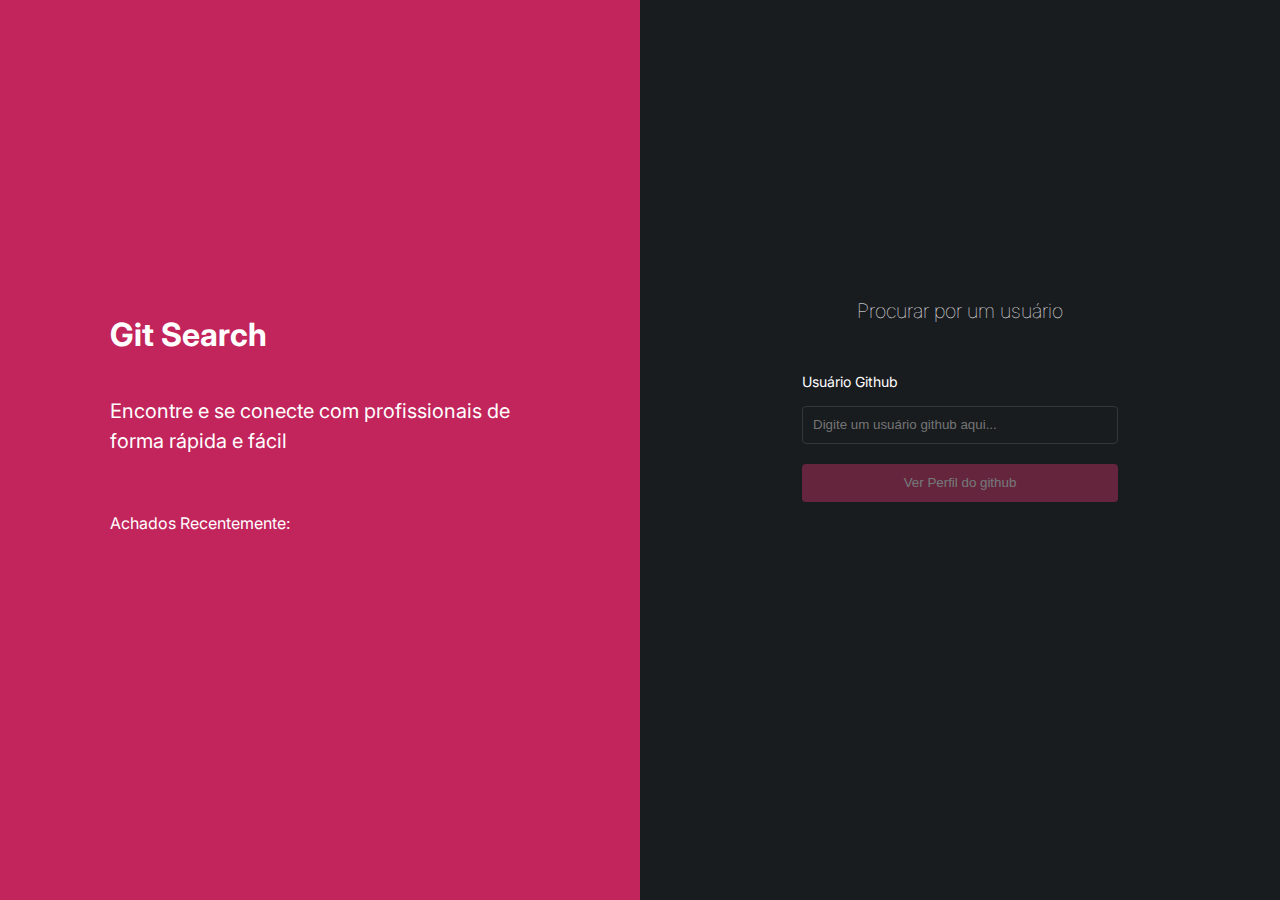
<file: index.html>
<!DOCTYPE html>
<html lang="pt-br">
  <head>
    <meta charset="UTF-8" />
    <meta http-equiv="X-UA-Compatible" content="IE=edge" />
    <meta name="viewport" content="width=device-width, initial-scale=1.0" />
    <link rel="stylesheet" href="styles/globalStyles.css" />
    <link rel="stylesheet" href="pages/home/index.css" />
    <link rel="stylesheet" href="pages/home/animation.css" />
    <title>Git Search</title>
  </head>
  <body>
    <main>
      <div class="container">
        <div class="left">
          <h2>Git Search</h2>
          <p>Encontre e se conecte com profissionais de forma rápida e fácil </p>
          <div class="recents-users-box">
            <p>Achados Recentemente:</p>
            <ul class="recent-list">
      
            </ul>
          </div>
        </div>
        <div class="right">
            <div class="box-search">
              <h3>Procurar por um usuário</h3>
              <div class="form">
                <label for="user">Usuário Github</label>
                <input id="user" type="text" placeholder="Digite um usuário github aqui...">
                <span class="error"></span>
                      
                  <button disabled class="button-search">Ver Perfil do github</button>
               
              </div>
            </div>

        </div>

      </div>

    </main>
    <script src="pages/scripts/request.js"></script>
    <script src="pages/scripts/index.js"></script>
  </body>
</html>
</file>
<file: styles/globalStyles.css>
@import url('https://fonts.googleapis.com/css2?family=Inter&display=swap');

* {
  margin: 0;
  padding: 0;
  box-sizing: border-box;
  list-style: none;
}

:root{
    --color-brand-1: #C2255C;
    --color-brand-2: #D6336C;
    --color-grey-1:  #191C1F;
    --color-grey-2:  #212529;
    --color-grey-3:  #33363A;
    --color-grey-4:  #373B3E;
    --color-grey-6:  #A6A8A9;
    --color-grey-7:  #FFFFFF;
    --color-alert:   #C22554;
}

body{
  font-family: "Inter", sans-serif;
}
</file>
<file: pages/home/index.css>
/* Desenvolva sua estilização aqui...*/

main{
    display: flex;
    align-items: center;
}

.container{
    width: 100%;
    height: 100vh;
    background-color: aqua;
    display: flex;
}

.left{
    background-color: var(--color-brand-1);
    width: 50%;
    display: flex;
    flex-direction: column;
    justify-content: center;
    align-items: center;
    
}

.left h2, p{
    color: var(--color-grey-7);
    width: 420px;
   
    line-height: 150%;
}

.left h2{
    font-size: 32px;
    margin-bottom: 37px;
}

.left p{
    font-size: 20px;
    margin-bottom: 55px;
}

.recents-users-box{

}

.recents-users-box p{
   font-size: 16px; 
}

.right{
background-color: var(--color-grey-1);
width: 50%;
}

.box-search{
    display: flex;
    flex-direction: column;
    justify-content: center;
    align-items: center;
    height: 100%;
    transform: translateY(-40px);
}

.form{
    display: flex;
    flex-direction: column;
}

.box-search h3, label{
    color: var(--color-grey-7);
}

.box-search h3{
    font-size: 20px;
    font-weight: 100;
    margin-bottom: 50px;
}

.box-search .form label{
    margin-bottom: 16px;
    font-size: 14px;
}

.box-search .form input{
    padding-left: 10px;
    margin-bottom: 20px;
    width: 316px;
    height: 38px;
    border-radius: 4px;
    background-color: var(--color-grey-1);
    border: 1px solid var(--color-grey-3);
    outline: none;
    color: var(--color-grey-7);
}

.box-search .form a{
    height: 37px;
}

.box-search .form button{
    margin-bottom: 20px;
    width: 316px;
    height: 38px;
    border-radius: 4px;
    background-color: var(--color-brand-2);
    color: var(--color-grey-7);
    border: none;
    opacity: 0.4;
}

.enable{
    opacity: 1;
}

.recents-users-box{
    display: flex;
    width: 450px;
    align-items: center;
    margin-left: 30px;    
}

.recent-user{
    display: flex;
    flex-direction: column;
    align-items: center;
    margin: 0 10px 10px 0;
    transform: translateY(-10px);
}

.recent-user img{
    width: 50px;
    height: 50px;
    border-radius: 50%;
    margin-bottom: 8px;
}
.recent-user .acess-user{
    border-radius: 8px;
    padding: 2px;
    width: max-content;
    font-size: 11px;
    text-decoration: none;
    color: var(--color-grey-1);
    background-color: var(--color-grey-7);
    visibility: hidden;
    font-weight: 600;
    cursor: pointer;

}

.recent-user:hover > .acess-user{
    visibility: visible;
}

.recent-list{
    display: flex;
}

.error{
    font-size: 12px;
    color: red;
    transform: translateY(-18px);
    padding-left: 5px;
}
</file>
<file: pages/home/animation.css>
@keyframes spinner{
    0% {
        transform: rotate(0deg);
    }
    100% {
        transform: rotate(360deg);
    }
}

.loader {
    margin-left: 150px;
    font-size: 5px;
    width: 1em;
    height: 1em;
    border-radius: 50%;
    position: relative;
    text-indent: -9999em;
    -webkit-animation: load5 1.1s infinite ease;
    animation: load5 1.1s infinite ease;
    -webkit-transform: translateZ(0);
    -ms-transform: translateZ(0);
    transform: translateZ(0);
  }
  @-webkit-keyframes load5 {
    0%,
    100% {
      box-shadow: 0em -2.6em 0em 0em #ffffff, 1.8em -1.8em 0 0em rgba(255, 255, 255, 0.2), 2.5em 0em 0 0em rgba(255, 255, 255, 0.2), 1.75em 1.75em 0 0em rgba(255, 255, 255, 0.2), 0em 2.5em 0 0em rgba(255, 255, 255, 0.2), -1.8em 1.8em 0 0em rgba(255, 255, 255, 0.2), -2.6em 0em 0 0em rgba(255, 255, 255, 0.5), -1.8em -1.8em 0 0em rgba(255, 255, 255, 0.7);
    }
    12.5% {
      box-shadow: 0em -2.6em 0em 0em rgba(255, 255, 255, 0.7), 1.8em -1.8em 0 0em #ffffff, 2.5em 0em 0 0em rgba(255, 255, 255, 0.2), 1.75em 1.75em 0 0em rgba(255, 255, 255, 0.2), 0em 2.5em 0 0em rgba(255, 255, 255, 0.2), -1.8em 1.8em 0 0em rgba(255, 255, 255, 0.2), -2.6em 0em 0 0em rgba(255, 255, 255, 0.2), -1.8em -1.8em 0 0em rgba(255, 255, 255, 0.5);
    }
    25% {
      box-shadow: 0em -2.6em 0em 0em rgba(255, 255, 255, 0.5), 1.8em -1.8em 0 0em rgba(255, 255, 255, 0.7), 2.5em 0em 0 0em #ffffff, 1.75em 1.75em 0 0em rgba(255, 255, 255, 0.2), 0em 2.5em 0 0em rgba(255, 255, 255, 0.2), -1.8em 1.8em 0 0em rgba(255, 255, 255, 0.2), -2.6em 0em 0 0em rgba(255, 255, 255, 0.2), -1.8em -1.8em 0 0em rgba(255, 255, 255, 0.2);
    }
    37.5% {
      box-shadow: 0em -2.6em 0em 0em rgba(255, 255, 255, 0.2), 1.8em -1.8em 0 0em rgba(255, 255, 255, 0.5), 2.5em 0em 0 0em rgba(255, 255, 255, 0.7), 1.75em 1.75em 0 0em #ffffff, 0em 2.5em 0 0em rgba(255, 255, 255, 0.2), -1.8em 1.8em 0 0em rgba(255, 255, 255, 0.2), -2.6em 0em 0 0em rgba(255, 255, 255, 0.2), -1.8em -1.8em 0 0em rgba(255, 255, 255, 0.2);
    }
    50% {
      box-shadow: 0em -2.6em 0em 0em rgba(255, 255, 255, 0.2), 1.8em -1.8em 0 0em rgba(255, 255, 255, 0.2), 2.5em 0em 0 0em rgba(255, 255, 255, 0.5), 1.75em 1.75em 0 0em rgba(255, 255, 255, 0.7), 0em 2.5em 0 0em #ffffff, -1.8em 1.8em 0 0em rgba(255, 255, 255, 0.2), -2.6em 0em 0 0em rgba(255, 255, 255, 0.2), -1.8em -1.8em 0 0em rgba(255, 255, 255, 0.2);
    }
    62.5% {
      box-shadow: 0em -2.6em 0em 0em rgba(255, 255, 255, 0.2), 1.8em -1.8em 0 0em rgba(255, 255, 255, 0.2), 2.5em 0em 0 0em rgba(255, 255, 255, 0.2), 1.75em 1.75em 0 0em rgba(255, 255, 255, 0.5), 0em 2.5em 0 0em rgba(255, 255, 255, 0.7), -1.8em 1.8em 0 0em #ffffff, -2.6em 0em 0 0em rgba(255, 255, 255, 0.2), -1.8em -1.8em 0 0em rgba(255, 255, 255, 0.2);
    }
    75% {
      box-shadow: 0em -2.6em 0em 0em rgba(255, 255, 255, 0.2), 1.8em -1.8em 0 0em rgba(255, 255, 255, 0.2), 2.5em 0em 0 0em rgba(255, 255, 255, 0.2), 1.75em 1.75em 0 0em rgba(255, 255, 255, 0.2), 0em 2.5em 0 0em rgba(255, 255, 255, 0.5), -1.8em 1.8em 0 0em rgba(255, 255, 255, 0.7), -2.6em 0em 0 0em #ffffff, -1.8em -1.8em 0 0em rgba(255, 255, 255, 0.2);
    }
    87.5% {
      box-shadow: 0em -2.6em 0em 0em rgba(255, 255, 255, 0.2), 1.8em -1.8em 0 0em rgba(255, 255, 255, 0.2), 2.5em 0em 0 0em rgba(255, 255, 255, 0.2), 1.75em 1.75em 0 0em rgba(255, 255, 255, 0.2), 0em 2.5em 0 0em rgba(255, 255, 255, 0.2), -1.8em 1.8em 0 0em rgba(255, 255, 255, 0.5), -2.6em 0em 0 0em rgba(255, 255, 255, 0.7), -1.8em -1.8em 0 0em #ffffff;
    }
  }
  @keyframes load5 {
    0%,
    100% {
      box-shadow: 0em -2.6em 0em 0em #ffffff, 1.8em -1.8em 0 0em rgba(255, 255, 255, 0.2), 2.5em 0em 0 0em rgba(255, 255, 255, 0.2), 1.75em 1.75em 0 0em rgba(255, 255, 255, 0.2), 0em 2.5em 0 0em rgba(255, 255, 255, 0.2), -1.8em 1.8em 0 0em rgba(255, 255, 255, 0.2), -2.6em 0em 0 0em rgba(255, 255, 255, 0.5), -1.8em -1.8em 0 0em rgba(255, 255, 255, 0.7);
    }
    12.5% {
      box-shadow: 0em -2.6em 0em 0em rgba(255, 255, 255, 0.7), 1.8em -1.8em 0 0em #ffffff, 2.5em 0em 0 0em rgba(255, 255, 255, 0.2), 1.75em 1.75em 0 0em rgba(255, 255, 255, 0.2), 0em 2.5em 0 0em rgba(255, 255, 255, 0.2), -1.8em 1.8em 0 0em rgba(255, 255, 255, 0.2), -2.6em 0em 0 0em rgba(255, 255, 255, 0.2), -1.8em -1.8em 0 0em rgba(255, 255, 255, 0.5);
    }
    25% {
      box-shadow: 0em -2.6em 0em 0em rgba(255, 255, 255, 0.5), 1.8em -1.8em 0 0em rgba(255, 255, 255, 0.7), 2.5em 0em 0 0em #ffffff, 1.75em 1.75em 0 0em rgba(255, 255, 255, 0.2), 0em 2.5em 0 0em rgba(255, 255, 255, 0.2), -1.8em 1.8em 0 0em rgba(255, 255, 255, 0.2), -2.6em 0em 0 0em rgba(255, 255, 255, 0.2), -1.8em -1.8em 0 0em rgba(255, 255, 255, 0.2);
    }
    37.5% {
      box-shadow: 0em -2.6em 0em 0em rgba(255, 255, 255, 0.2), 1.8em -1.8em 0 0em rgba(255, 255, 255, 0.5), 2.5em 0em 0 0em rgba(255, 255, 255, 0.7), 1.75em 1.75em 0 0em #ffffff, 0em 2.5em 0 0em rgba(255, 255, 255, 0.2), -1.8em 1.8em 0 0em rgba(255, 255, 255, 0.2), -2.6em 0em 0 0em rgba(255, 255, 255, 0.2), -1.8em -1.8em 0 0em rgba(255, 255, 255, 0.2);
    }
    50% {
      box-shadow: 0em -2.6em 0em 0em rgba(255, 255, 255, 0.2), 1.8em -1.8em 0 0em rgba(255, 255, 255, 0.2), 2.5em 0em 0 0em rgba(255, 255, 255, 0.5), 1.75em 1.75em 0 0em rgba(255, 255, 255, 0.7), 0em 2.5em 0 0em #ffffff, -1.8em 1.8em 0 0em rgba(255, 255, 255, 0.2), -2.6em 0em 0 0em rgba(255, 255, 255, 0.2), -1.8em -1.8em 0 0em rgba(255, 255, 255, 0.2);
    }
    62.5% {
      box-shadow: 0em -2.6em 0em 0em rgba(255, 255, 255, 0.2), 1.8em -1.8em 0 0em rgba(255, 255, 255, 0.2), 2.5em 0em 0 0em rgba(255, 255, 255, 0.2), 1.75em 1.75em 0 0em rgba(255, 255, 255, 0.5), 0em 2.5em 0 0em rgba(255, 255, 255, 0.7), -1.8em 1.8em 0 0em #ffffff, -2.6em 0em 0 0em rgba(255, 255, 255, 0.2), -1.8em -1.8em 0 0em rgba(255, 255, 255, 0.2);
    }
    75% {
      box-shadow: 0em -2.6em 0em 0em rgba(255, 255, 255, 0.2), 1.8em -1.8em 0 0em rgba(255, 255, 255, 0.2), 2.5em 0em 0 0em rgba(255, 255, 255, 0.2), 1.75em 1.75em 0 0em rgba(255, 255, 255, 0.2), 0em 2.5em 0 0em rgba(255, 255, 255, 0.5), -1.8em 1.8em 0 0em rgba(255, 255, 255, 0.7), -2.6em 0em 0 0em #ffffff, -1.8em -1.8em 0 0em rgba(255, 255, 255, 0.2);
    }
    87.5% {
      box-shadow: 0em -2.6em 0em 0em rgba(255, 255, 255, 0.2), 1.8em -1.8em 0 0em rgba(255, 255, 255, 0.2), 2.5em 0em 0 0em rgba(255, 255, 255, 0.2), 1.75em 1.75em 0 0em rgba(255, 255, 255, 0.2), 0em 2.5em 0 0em rgba(255, 255, 255, 0.2), -1.8em 1.8em 0 0em rgba(255, 255, 255, 0.5), -2.6em 0em 0 0em rgba(255, 255, 255, 0.7), -1.8em -1.8em 0 0em #ffffff;
    }
  }
</file>
